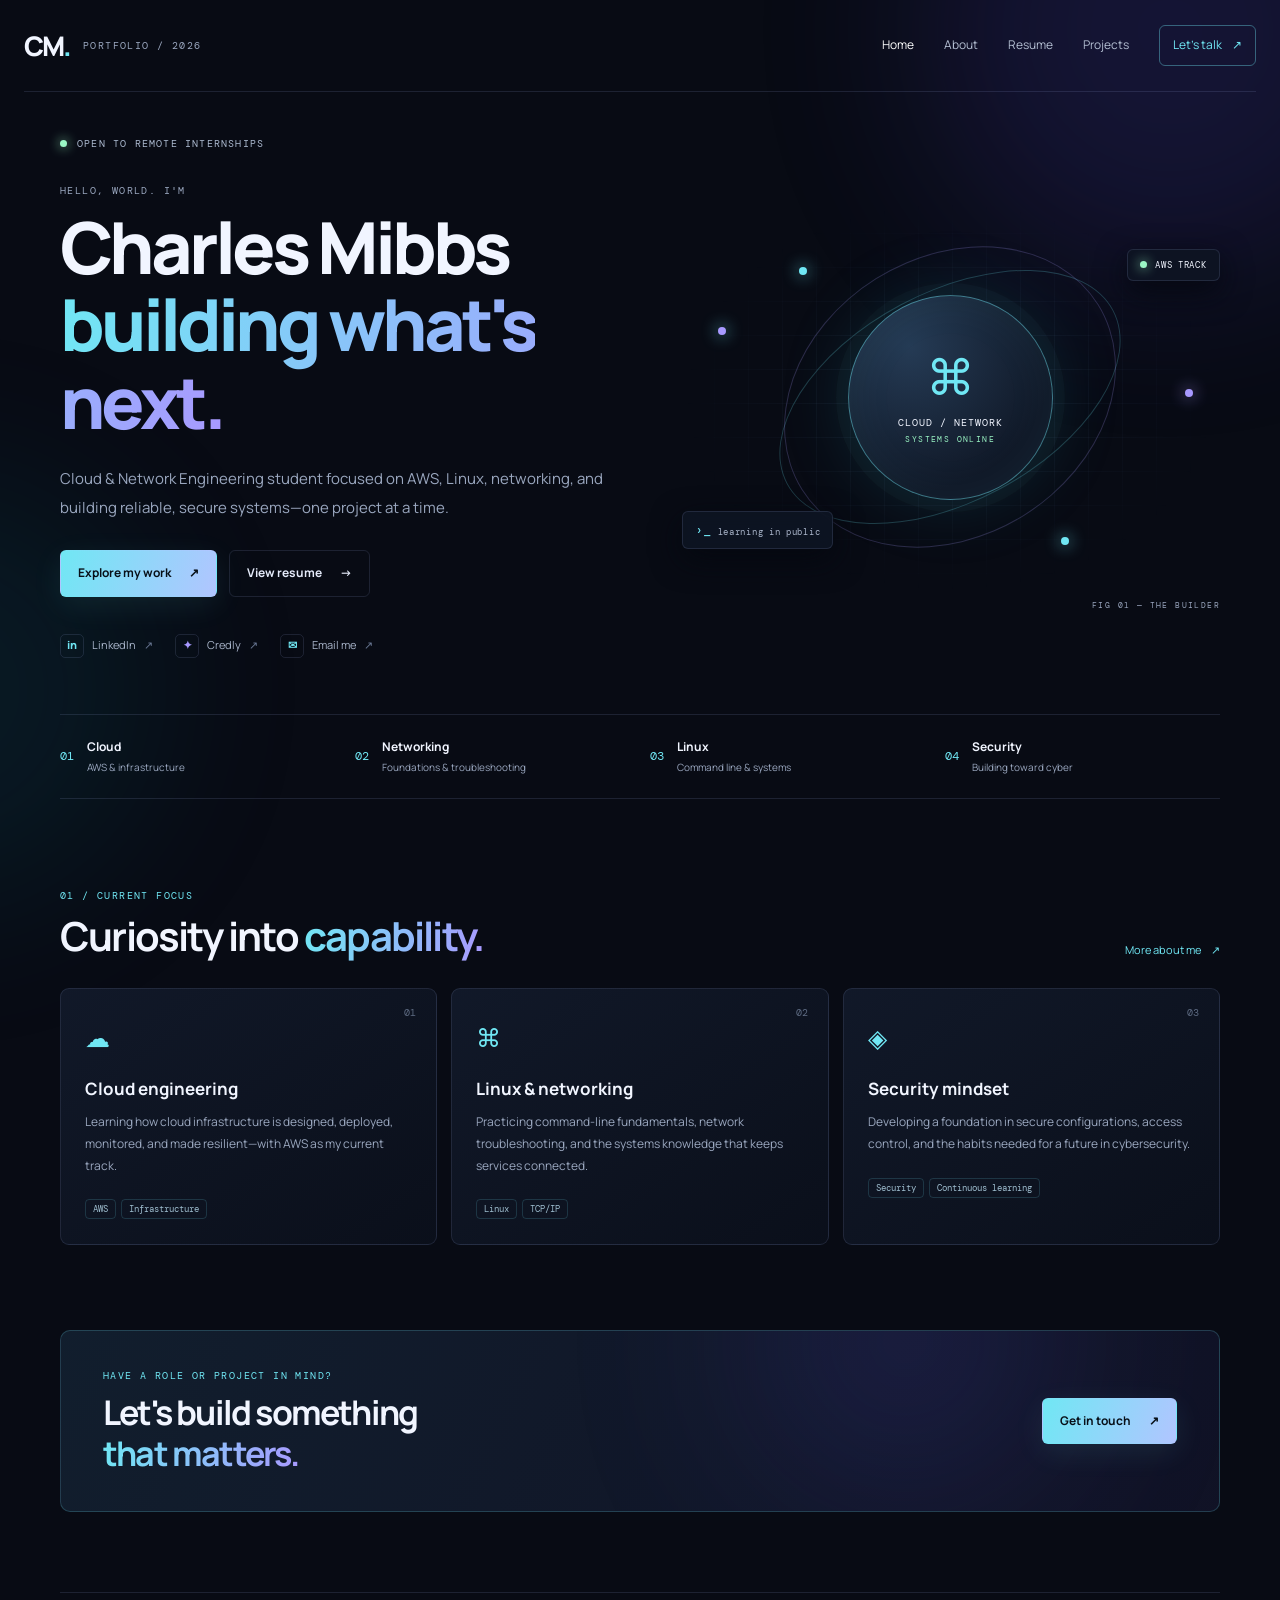
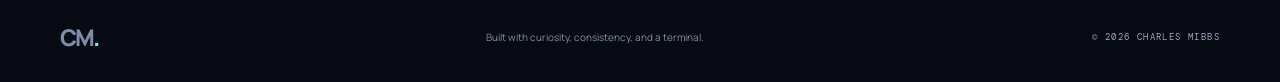
<file: index.html>
<!doctype html>
<html lang="en">
<head>
  <meta charset="utf-8">
  <meta name="viewport" content="width=device-width, initial-scale=1">
  <meta name="description" content="Personal portfolio of a Cloud and Network Engineering student focused on AWS, Linux, networking, and cybersecurity.">
  <title>Charles Mibbs | Cloud & Network Engineering</title>
  <link rel="preconnect" href="https://fonts.googleapis.com">
  <link rel="preconnect" href="https://fonts.gstatic.com" crossorigin>
  <link href="https://fonts.googleapis.com/css2?family=DM+Mono:wght@400;500&family=Manrope:wght@400;500;600;700;800&display=swap" rel="stylesheet">
  <link rel="stylesheet" href="styles.css">
  <script src="config.js" defer></script>
  <script src="script.js" defer></script>
</head>
<body>
  <div class="ambient ambient-one"></div><div class="ambient ambient-two"></div>
  <header class="site-header">
    <a class="brand" href="index.html" aria-label="Home"><span class="brand-mark">CM<span>.</span></span><span class="brand-caption">PORTFOLIO / 2026</span></a>
    <button class="menu-toggle" aria-label="Open navigation" aria-expanded="false">☰</button>
    <nav class="nav-links" aria-label="Main navigation">
      <a class="active" href="index.html">Home</a><a href="about.html">About</a><a href="resume.html">Resume</a><a href="portfolio.html">Projects</a>
      <a class="nav-contact" data-email-link href="mailto:mibbsc0311@icloud.com">Let's talk <span>↗</span></a>
    </nav>
  </header>
  <main>
    <section class="hero page-wrap">
      <div class="hero-copy">
        <div class="eyebrow"><span class="status-dot"></span> OPEN TO REMOTE INTERNSHIPS</div>
        <p class="mono hero-kicker">HELLO, WORLD. I'M</p>
        <h1><span data-name>Charles Mibbs</span><br><span class="gradient-text">building what's next.</span></h1>
        <p class="hero-description">Cloud & Network Engineering student focused on AWS, Linux, networking, and building reliable, secure systems—one project at a time.</p>
        <div class="hero-actions">
          <a class="button button-primary" href="portfolio.html">Explore my work <span>↗</span></a>
          <a class="button button-quiet" href="resume.html">View resume <span>→</span></a>
        </div>
        <div class="social-row">
          <a data-linkedin href="#" target="_blank" rel="noreferrer"><span class="social-icon">in</span> LinkedIn <span class="external">↗</span></a>
          <a data-credly href="#" target="_blank" rel="noreferrer"><span class="social-icon badge-icon">✦</span> Credly <span class="external">↗</span></a>
          <a data-email-link href="mailto:mibbsc0311@icloud.com"><span class="social-icon">✉</span> Email me <span class="external">↗</span></a>
        </div>
      </div>
      <div class="hero-visual" aria-label="Decorative cloud and network illustration">
        <div class="visual-grid"></div>
        <div class="orbit orbit-a"></div><div class="orbit orbit-b"></div>
        <div class="node node-a"></div><div class="node node-b"></div><div class="node node-c"></div><div class="node node-d"></div>
        <div class="cloud-core"><div class="cloud-symbol">⌘</div><div class="cloud-label">CLOUD / NETWORK</div><div class="cloud-sub">SYSTEMS ONLINE</div></div>
        <div class="floating-chip chip-top"><span class="chip-dot"></span> AWS TRACK</div>
        <div class="floating-chip chip-bottom"><span class="chip-prompt">›_</span> learning in public</div>
        <div class="visual-index mono">FIG 01 — THE BUILDER</div>
      </div>
    </section>
    <section class="page-wrap proof-strip">
      <div><span class="proof-number">01</span><span><strong>Cloud</strong><small>AWS & infrastructure</small></span></div>
      <div><span class="proof-number">02</span><span><strong>Networking</strong><small>Foundations & troubleshooting</small></span></div>
      <div><span class="proof-number">03</span><span><strong>Linux</strong><small>Command line & systems</small></span></div>
      <div><span class="proof-number">04</span><span><strong>Security</strong><small>Building toward cyber</small></span></div>
    </section>
    <section class="page-wrap section-block">
      <div class="section-heading"><div><p class="mono section-label">01 / CURRENT FOCUS</p><h2>Curiosity into <span class="gradient-text">capability.</span></h2></div><a class="text-link" href="about.html">More about me <span>↗</span></a></div>
      <div class="focus-grid">
        <article class="focus-card"><div class="card-number">01</div><div class="card-icon">☁</div><h3>Cloud engineering</h3><p>Learning how cloud infrastructure is designed, deployed, monitored, and made resilient—with AWS as my current track.</p><span class="tag">AWS</span><span class="tag">Infrastructure</span></article>
        <article class="focus-card"><div class="card-number">02</div><div class="card-icon">⌘</div><h3>Linux & networking</h3><p>Practicing command-line fundamentals, network troubleshooting, and the systems knowledge that keeps services connected.</p><span class="tag">Linux</span><span class="tag">TCP/IP</span></article>
        <article class="focus-card"><div class="card-number">03</div><div class="card-icon">◈</div><h3>Security mindset</h3><p>Developing a foundation in secure configurations, access control, and the habits needed for a future in cybersecurity.</p><span class="tag">Security</span><span class="tag">Continuous learning</span></article>
      </div>
    </section>
    <section class="page-wrap callout">
      <div><p class="mono section-label">HAVE A ROLE OR PROJECT IN MIND?</p><h2>Let's build something<br><span class="gradient-text">that matters.</span></h2></div>
      <a class="button button-primary" data-email-link href="mailto:mibbsc0311@icloud.com">Get in touch <span>↗</span></a>
      <div class="callout-glow"></div>
    </section>
  </main>
  <footer class="site-footer page-wrap"><a class="footer-brand" href="index.html">CM<span>.</span></a><span>Built with curiosity, consistency, and a terminal.</span><span class="mono">© <span data-year></span> CHARLES MIBBS</span></footer>
</body>
</html>
</file>
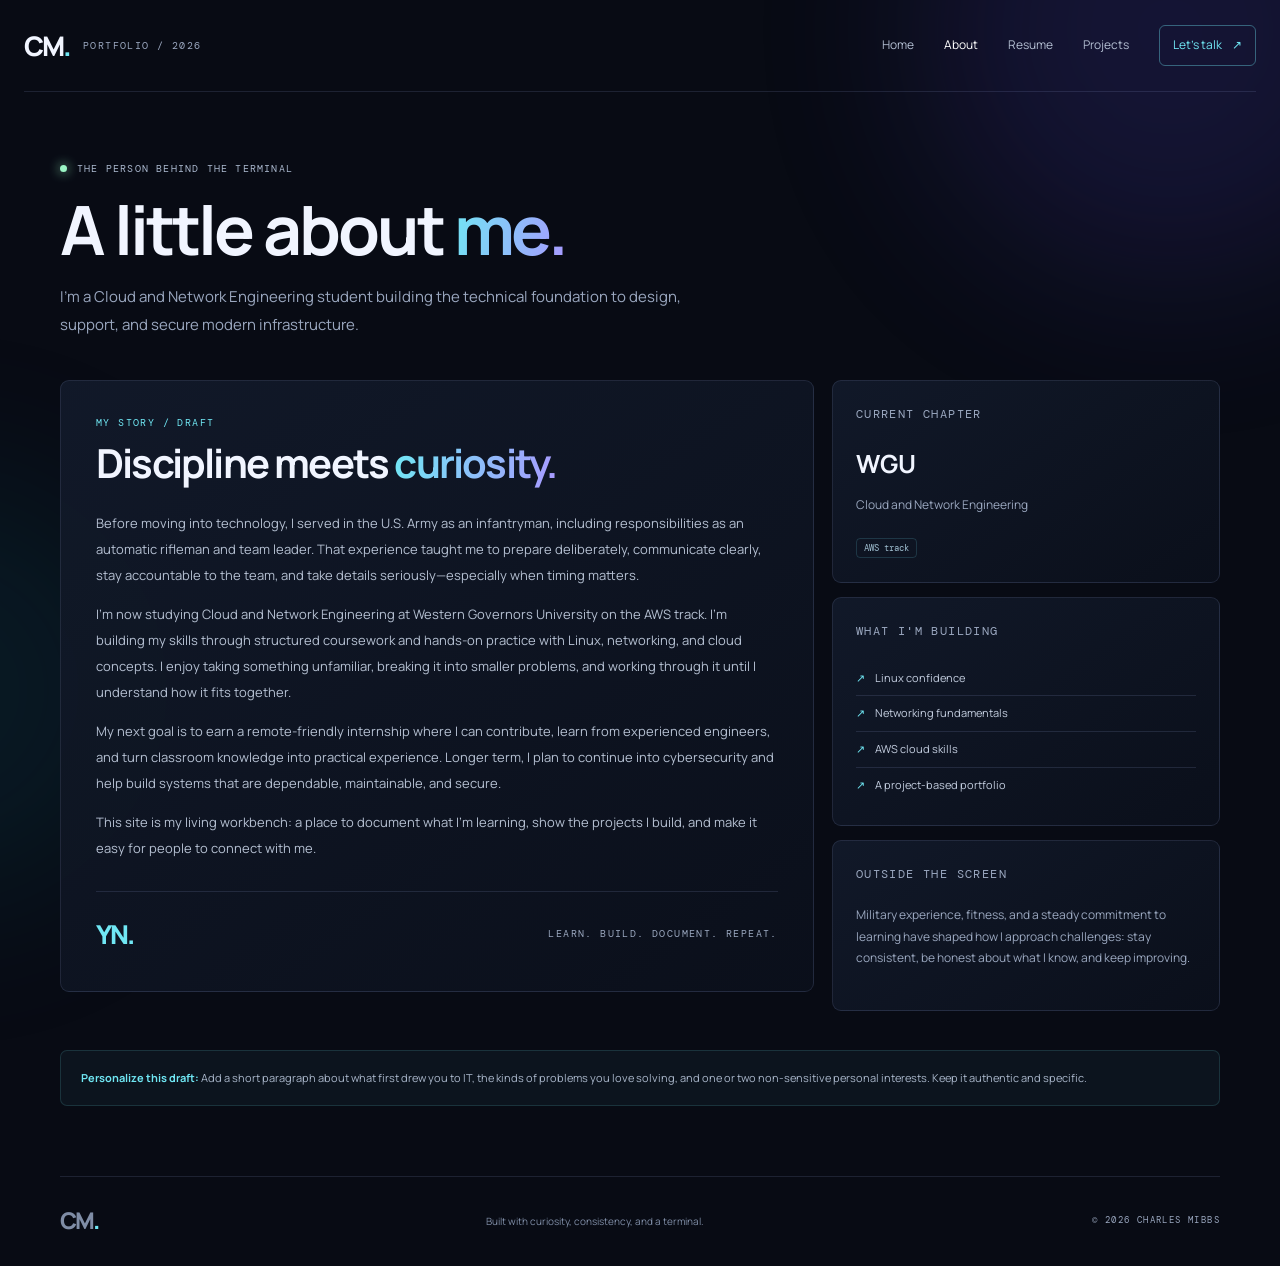
<file: about.html>
<!doctype html>
<html lang="en">
<head>
  <meta charset="utf-8"><meta name="viewport" content="width=device-width, initial-scale=1">
  <meta name="description" content="About the person behind the portfolio.">
  <title>About | Charles Mibbs</title>
  <link rel="preconnect" href="https://fonts.googleapis.com"><link rel="preconnect" href="https://fonts.gstatic.com" crossorigin>
  <link href="https://fonts.googleapis.com/css2?family=DM+Mono:wght@400;500&family=Manrope:wght@400;500;600;700;800&display=swap" rel="stylesheet">
  <link rel="stylesheet" href="styles.css"><script src="config.js" defer></script><script src="script.js" defer></script>
</head>
<body>
  <div class="ambient ambient-one"></div><div class="ambient ambient-two"></div>
  <header class="site-header"><a class="brand" href="index.html"><span class="brand-mark">CM<span>.</span></span><span class="brand-caption">PORTFOLIO / 2026</span></a><button class="menu-toggle" aria-label="Open navigation" aria-expanded="false">☰</button><nav class="nav-links"><a href="index.html">Home</a><a class="active" href="about.html">About</a><a href="resume.html">Resume</a><a href="portfolio.html">Projects</a><a class="nav-contact" data-email-link href="mailto:mibbsc0311@icloud.com">Let's talk <span>↗</span></a></nav></header>
  <main class="page-wrap inner-page">
    <div class="eyebrow"><span class="status-dot"></span> THE PERSON BEHIND THE TERMINAL</div>
    <h1 class="page-title">A little about <span class="gradient-text">me.</span></h1>
    <p class="page-lede">I’m a Cloud and Network Engineering student building the technical foundation to design, support, and secure modern infrastructure.</p>
    <div class="about-layout">
      <section class="about-main panel">
        <p class="mono section-label">MY STORY / DRAFT</p>
        <h2>Discipline meets <span class="gradient-text">curiosity.</span></h2>
        <p>Before moving into technology, I served in the U.S. Army as an infantryman, including responsibilities as an automatic rifleman and team leader. That experience taught me to prepare deliberately, communicate clearly, stay accountable to the team, and take details seriously—especially when timing matters.</p>
        <p>I’m now studying Cloud and Network Engineering at Western Governors University on the AWS track. I’m building my skills through structured coursework and hands-on practice with Linux, networking, and cloud concepts. I enjoy taking something unfamiliar, breaking it into smaller problems, and working through it until I understand how it fits together.</p>
        <p>My next goal is to earn a remote-friendly internship where I can contribute, learn from experienced engineers, and turn classroom knowledge into practical experience. Longer term, I plan to continue into cybersecurity and help build systems that are dependable, maintainable, and secure.</p>
        <p>This site is my living workbench: a place to document what I’m learning, show the projects I build, and make it easy for people to connect with me.</p>
        <div class="signature-line"><span class="signature-mark">YN.</span><span class="mono">LEARN. BUILD. DOCUMENT. REPEAT.</span></div>
      </section>
      <aside class="about-side">
        <div class="side-card"><p class="mono section-label">CURRENT CHAPTER</p><h3>WGU</h3><p>Cloud and Network Engineering</p><span class="tag">AWS track</span></div>
        <div class="side-card"><p class="mono section-label">WHAT I'M BUILDING</p><ul class="clean-list"><li><span>↗</span> Linux confidence</li><li><span>↗</span> Networking fundamentals</li><li><span>↗</span> AWS cloud skills</li><li><span>↗</span> A project-based portfolio</li></ul></div>
        <div class="side-card"><p class="mono section-label">OUTSIDE THE SCREEN</p><p>Military experience, fitness, and a steady commitment to learning have shaped how I approach challenges: stay consistent, be honest about what I know, and keep improving.</p></div>
      </aside>
    </div>
    <div class="note-box"><strong>Personalize this draft:</strong> Add a short paragraph about what first drew you to IT, the kinds of problems you love solving, and one or two non-sensitive personal interests. Keep it authentic and specific.</div>
  </main>
  <footer class="site-footer page-wrap"><a class="footer-brand" href="index.html">CM<span>.</span></a><span>Built with curiosity, consistency, and a terminal.</span><span class="mono">© <span data-year></span> CHARLES MIBBS</span></footer>
</body>
</html>
</file>
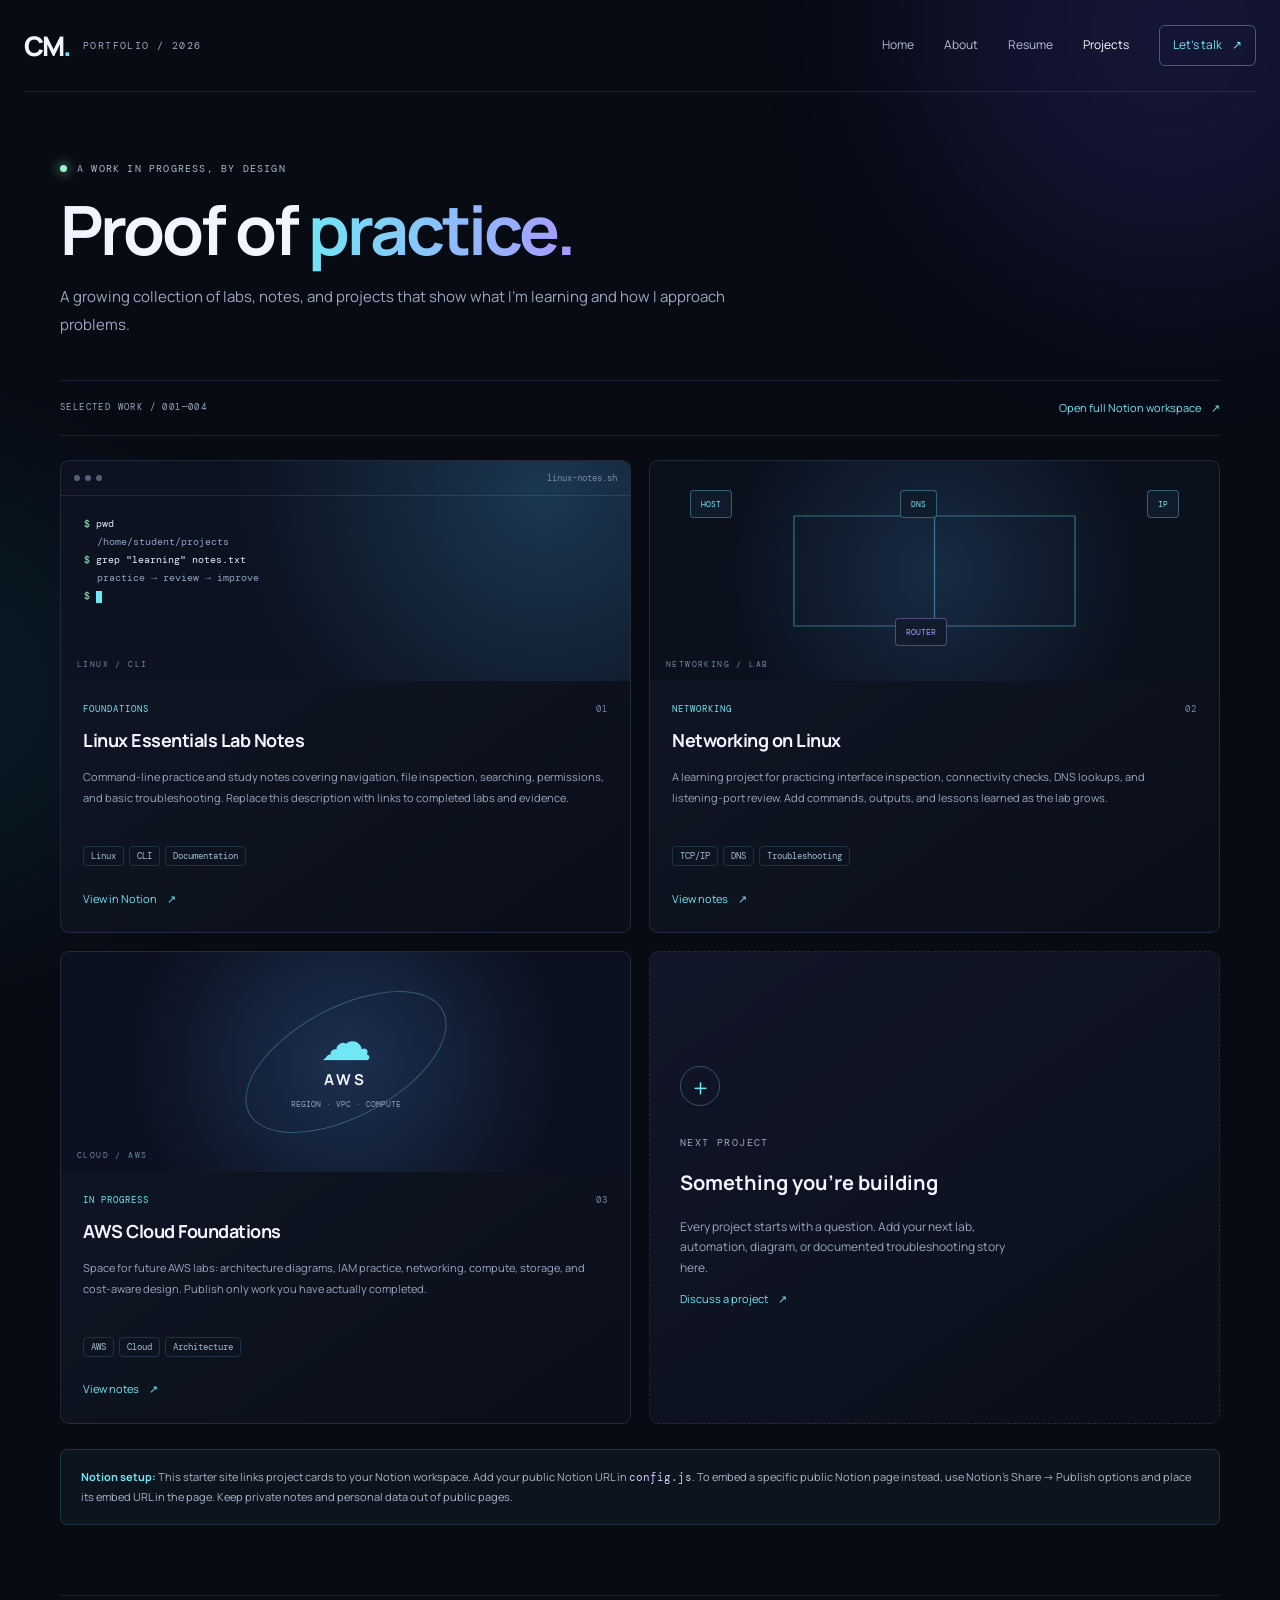
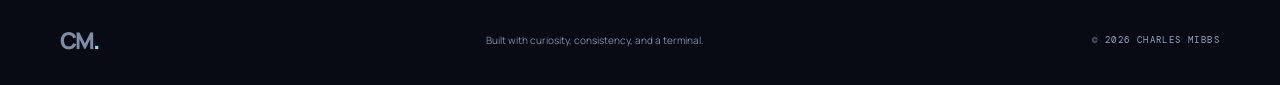
<file: portfolio.html>
<!doctype html>
<html lang="en">
<head>
  <meta charset="utf-8"><meta name="viewport" content="width=device-width, initial-scale=1">
  <meta name="description" content="Projects and technical learning portfolio.">
  <title>Projects | Charles Mibbs</title>
  <link rel="preconnect" href="https://fonts.googleapis.com"><link rel="preconnect" href="https://fonts.gstatic.com" crossorigin>
  <link href="https://fonts.googleapis.com/css2?family=DM+Mono:wght@400;500&family=Manrope:wght@400;500;600;700;800&display=swap" rel="stylesheet">
  <link rel="stylesheet" href="styles.css"><script src="config.js" defer></script><script src="script.js" defer></script>
</head>
<body>
  <div class="ambient ambient-one"></div><div class="ambient ambient-two"></div>
  <header class="site-header"><a class="brand" href="index.html"><span class="brand-mark">CM<span>.</span></span><span class="brand-caption">PORTFOLIO / 2026</span></a><button class="menu-toggle" aria-label="Open navigation" aria-expanded="false">☰</button><nav class="nav-links"><a href="index.html">Home</a><a href="about.html">About</a><a href="resume.html">Resume</a><a class="active" href="portfolio.html">Projects</a><a class="nav-contact" data-email-link href="mailto:mibbsc0311@icloud.com">Let's talk <span>↗</span></a></nav></header>
  <main class="page-wrap inner-page">
    <div class="eyebrow"><span class="status-dot"></span> A WORK IN PROGRESS, BY DESIGN</div>
    <h1 class="page-title">Proof of <span class="gradient-text">practice.</span></h1>
    <p class="page-lede">A growing collection of labs, notes, and projects that show what I’m learning and how I approach problems.</p>
    <div class="portfolio-toolbar"><span class="mono">SELECTED WORK / 001—004</span><a class="text-link" data-notion href="#" target="_blank" rel="noreferrer">Open full Notion workspace <span>↗</span></a></div>
    <section class="project-grid">
      <article class="project-card project-featured"><div class="project-visual terminal-visual"><div class="terminal-bar"><span></span><span></span><span></span><b>linux-notes.sh</b></div><div class="terminal-content"><p><span>$</span> pwd</p><p class="terminal-output">/home/student/projects</p><p><span>$</span> grep "learning" notes.txt</p><p class="terminal-output">practice → review → improve</p><p><span>$</span> <i class="cursor"></i></p></div><span class="visual-label">LINUX / CLI</span></div><div class="project-body"><div class="project-meta"><span>FOUNDATIONS</span><span>01</span></div><h2>Linux Essentials Lab Notes</h2><p>Command-line practice and study notes covering navigation, file inspection, searching, permissions, and basic troubleshooting. Replace this description with links to completed labs and evidence.</p><div class="tag-row"><span class="tag">Linux</span><span class="tag">CLI</span><span class="tag">Documentation</span></div><a class="project-link" data-notion href="#" target="_blank" rel="noreferrer">View in Notion <span>↗</span></a></div></article>
      <article class="project-card"><div class="project-visual network-visual"><div class="network-node n1">HOST</div><div class="network-node n2">DNS</div><div class="network-node n3">IP</div><div class="network-node n4">ROUTER</div><svg viewBox="0 0 340 180" aria-hidden="true"><path d="M55 45 L170 45 L285 45 M170 45 L170 135 M55 45 L55 135 L170 135 L285 135 L285 45" /></svg><span class="visual-label">NETWORKING / LAB</span></div><div class="project-body"><div class="project-meta"><span>NETWORKING</span><span>02</span></div><h2>Networking on Linux</h2><p>A learning project for practicing interface inspection, connectivity checks, DNS lookups, and listening-port review. Add commands, outputs, and lessons learned as the lab grows.</p><div class="tag-row"><span class="tag">TCP/IP</span><span class="tag">DNS</span><span class="tag">Troubleshooting</span></div><a class="project-link" data-notion href="#" target="_blank" rel="noreferrer">View notes <span>↗</span></a></div></article>
      <article class="project-card"><div class="project-visual cloud-visual"><div class="cloud-stack"><span>☁</span><b>AWS</b><small>REGION · VPC · COMPUTE</small></div><div class="cloud-ring"></div><span class="visual-label">CLOUD / AWS</span></div><div class="project-body"><div class="project-meta"><span>IN PROGRESS</span><span>03</span></div><h2>AWS Cloud Foundations</h2><p>Space for future AWS labs: architecture diagrams, IAM practice, networking, compute, storage, and cost-aware design. Publish only work you have actually completed.</p><div class="tag-row"><span class="tag">AWS</span><span class="tag">Cloud</span><span class="tag">Architecture</span></div><a class="project-link" data-notion href="#" target="_blank" rel="noreferrer">View notes <span>↗</span></a></div></article>
      <article class="project-card project-add"><div class="add-symbol">＋</div><p class="mono">NEXT PROJECT</p><h2>Something you're building</h2><p>Every project starts with a question. Add your next lab, automation, diagram, or documented troubleshooting story here.</p><a class="text-link" data-email-link href="mailto:mibbsc0311@icloud.com">Discuss a project <span>↗</span></a></article>
    </section>
    <div class="note-box"><strong>Notion setup:</strong> This starter site links project cards to your Notion workspace. Add your public Notion URL in <code>config.js</code>. To embed a specific public Notion page instead, use Notion’s Share → Publish options and place its embed URL in the page. Keep private notes and personal data out of public pages.</div>
  </main>
  <footer class="site-footer page-wrap"><a class="footer-brand" href="index.html">CM<span>.</span></a><span>Built with curiosity, consistency, and a terminal.</span><span class="mono">© <span data-year></span> CHARLES MIBBS</span></footer>
</body>
</html>
</file>
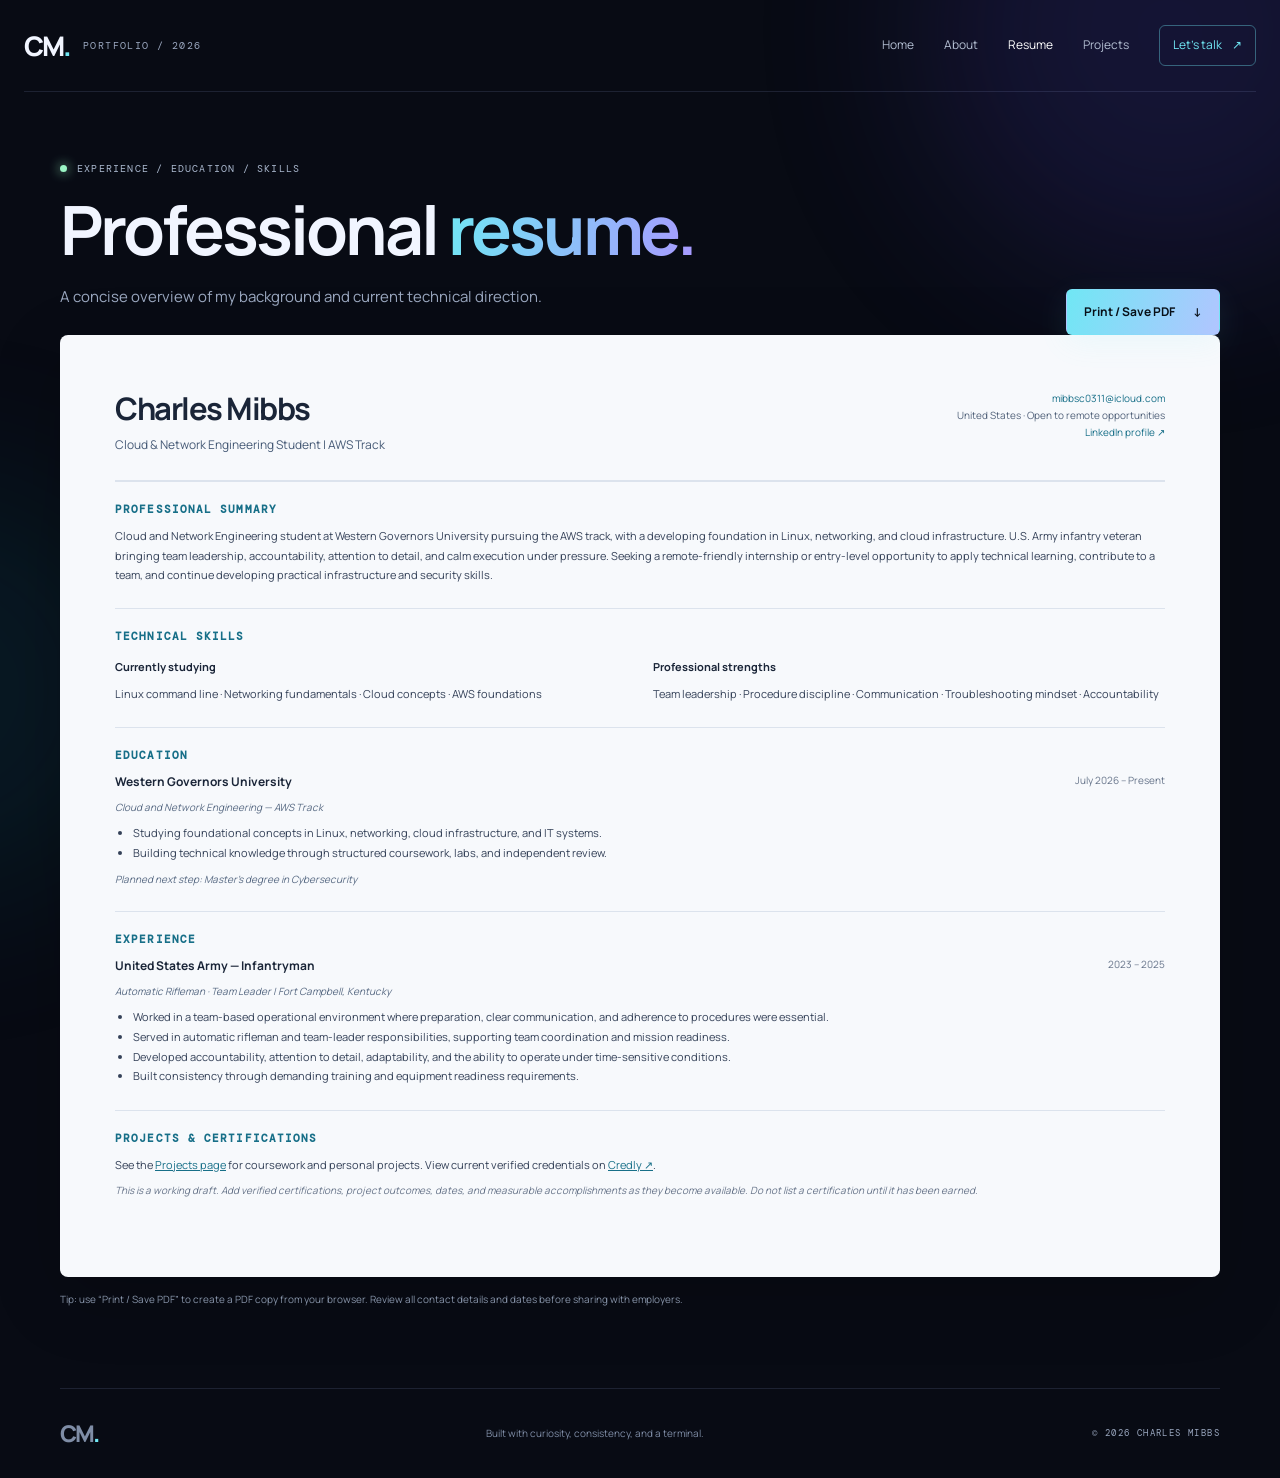
<file: resume.html>
<!doctype html>
<html lang="en">
<head>
  <meta charset="utf-8"><meta name="viewport" content="width=device-width, initial-scale=1">
  <meta name="description" content="Professional resume of a Cloud and Network Engineering student.">
  <title>Resume | Charles Mibbs</title>
  <link rel="preconnect" href="https://fonts.googleapis.com"><link rel="preconnect" href="https://fonts.gstatic.com" crossorigin>
  <link href="https://fonts.googleapis.com/css2?family=DM+Mono:wght@400;500&family=Manrope:wght@400;500;600;700;800&display=swap" rel="stylesheet">
  <link rel="stylesheet" href="styles.css"><script src="config.js" defer></script><script src="script.js" defer></script>
</head>
<body>
  <div class="ambient ambient-one"></div><div class="ambient ambient-two"></div>
  <header class="site-header"><a class="brand" href="index.html"><span class="brand-mark">CM<span>.</span></span><span class="brand-caption">PORTFOLIO / 2026</span></a><button class="menu-toggle" aria-label="Open navigation" aria-expanded="false">☰</button><nav class="nav-links"><a href="index.html">Home</a><a href="about.html">About</a><a class="active" href="resume.html">Resume</a><a href="portfolio.html">Projects</a><a class="nav-contact" data-email-link href="mailto:mibbsc0311@icloud.com">Let's talk <span>↗</span></a></nav></header>
  <main class="page-wrap inner-page">
    <div class="resume-top"><div><div class="eyebrow"><span class="status-dot"></span> EXPERIENCE / EDUCATION / SKILLS</div><h1 class="page-title">Professional <span class="gradient-text">resume.</span></h1><p class="page-lede">A concise overview of my background and current technical direction.</p></div><button class="button button-primary no-print" onclick="window.print()">Print / Save PDF <span>↓</span></button></div>
    <article class="resume-sheet">
      <div class="resume-header"><div><h2 data-name>Charles Mibbs</h2><p class="resume-role">Cloud & Network Engineering Student | AWS Track</p></div><div class="resume-contact"><a data-email-link href="mailto:mibbsc0311@icloud.com">mibbsc0311@icloud.com</a><span>United States · Open to remote opportunities</span><a data-linkedin href="#" target="_blank" rel="noreferrer">LinkedIn profile ↗</a></div></div>
      <section class="resume-section"><h3>Professional Summary</h3><p>Cloud and Network Engineering student at Western Governors University pursuing the AWS track, with a developing foundation in Linux, networking, and cloud infrastructure. U.S. Army infantry veteran bringing team leadership, accountability, attention to detail, and calm execution under pressure. Seeking a remote-friendly internship or entry-level opportunity to apply technical learning, contribute to a team, and continue developing practical infrastructure and security skills.</p></section>
      <section class="resume-section"><h3>Technical Skills</h3><div class="skill-columns"><div><strong>Currently studying</strong><p>Linux command line · Networking fundamentals · Cloud concepts · AWS foundations</p></div><div><strong>Professional strengths</strong><p>Team leadership · Procedure discipline · Communication · Troubleshooting mindset · Accountability</p></div></div></section>
      <section class="resume-section"><h3>Education</h3><div class="resume-entry"><div class="entry-heading"><strong>Western Governors University</strong><span>July 2026 – Present</span></div><p class="entry-subtitle">Cloud and Network Engineering — AWS Track</p><ul><li>Studying foundational concepts in Linux, networking, cloud infrastructure, and IT systems.</li><li>Building technical knowledge through structured coursework, labs, and independent review.</li></ul><p class="entry-subtitle">Planned next step: Master's degree in Cybersecurity</p></div></section>
      <section class="resume-section"><h3>Experience</h3><div class="resume-entry"><div class="entry-heading"><strong>United States Army — Infantryman</strong><span>2023 – 2025</span></div><p class="entry-subtitle">Automatic Rifleman · Team Leader | Fort Campbell, Kentucky</p><ul><li>Worked in a team-based operational environment where preparation, clear communication, and adherence to procedures were essential.</li><li>Served in automatic rifleman and team-leader responsibilities, supporting team coordination and mission readiness.</li><li>Developed accountability, attention to detail, adaptability, and the ability to operate under time-sensitive conditions.</li><li>Built consistency through demanding training and equipment readiness requirements.</li></ul></div></section>
      <section class="resume-section"><h3>Projects & Certifications</h3><p>See the <a class="inline-link" href="portfolio.html">Projects page</a> for coursework and personal projects. View current verified credentials on <a class="inline-link" data-credly href="#" target="_blank" rel="noreferrer">Credly ↗</a>.</p><p class="resume-caveat">This is a working draft. Add verified certifications, project outcomes, dates, and measurable accomplishments as they become available. Do not list a certification until it has been earned.</p></section>
    </article>
    <p class="small-muted">Tip: use “Print / Save PDF” to create a PDF copy from your browser. Review all contact details and dates before sharing with employers.</p>
  </main>
  <footer class="site-footer page-wrap"><a class="footer-brand" href="index.html">CM<span>.</span></a><span>Built with curiosity, consistency, and a terminal.</span><span class="mono">© <span data-year></span> CHARLES MIBBS</span></footer>
</body>
</html>
</file>
<file: styles.css>
/* Portfolio starter — responsive, accessible, no build step required. */
:root{--bg:#080b14;--panel:#101522;--panel-2:#121a2a;--line:rgba(174,194,255,.13);--text:#f1f5ff;--muted:#9aa7bf;--cyan:#70e7f4;--violet:#a899ff;--green:#9bf6c5;--font:"Manrope",sans-serif;--mono:"DM Mono",monospace}
*{box-sizing:border-box}html{scroll-behavior:smooth}body{margin:0;background:var(--bg);color:var(--text);font-family:var(--font);font-size:15px;line-height:1.7;overflow-x:hidden}a{color:inherit;text-decoration:none}button{font:inherit}.ambient{position:fixed;z-index:-2;pointer-events:none;filter:blur(90px);opacity:.18;border-radius:50%}.ambient-one{width:500px;height:500px;background:#5140c6;top:-220px;right:-140px}.ambient-two{width:420px;height:420px;background:#0b879c;bottom:0;left:-270px;opacity:.12}.page-wrap{width:min(1160px,calc(100% - 48px));margin-inline:auto}.site-header{width:min(1280px,calc(100% - 48px));margin:auto;min-height:92px;display:flex;align-items:center;justify-content:space-between;border-bottom:1px solid var(--line);position:relative;z-index:5}.brand{display:flex;align-items:center;gap:13px}.brand-mark,.footer-brand{font-size:27px;font-weight:800;letter-spacing:-2px}.brand-mark span,.footer-brand span{color:var(--cyan)}.brand-caption,.mono{font-family:var(--mono);font-size:10px;letter-spacing:1.4px;color:var(--muted)}.nav-links{display:flex;align-items:center;gap:30px}.nav-links>a{font-size:12px;color:#b4bfd3;transition:color .2s}.nav-links>a:hover,.nav-links>a.active{color:#fff}.nav-links .nav-contact{border:1px solid rgba(112,231,244,.38);border-radius:6px;padding:9px 13px;color:var(--cyan)}.nav-contact span{margin-left:8px}.menu-toggle{display:none;background:none;border:0;color:white;font-size:24px}.hero{min-height:590px;display:grid;grid-template-columns:1.04fr .96fr;align-items:center;gap:36px;padding-top:45px;padding-bottom:56px}.eyebrow{display:flex;align-items:center;gap:10px;font:10px var(--mono);letter-spacing:1.2px;color:#aab8ce}.status-dot,.chip-dot{width:7px;height:7px;border-radius:50%;background:var(--green);box-shadow:0 0 12px #9bf6c5}.hero-kicker{margin:32px 0 10px}.hero h1{font-size:clamp(43px,5.6vw,74px);line-height:1.08;letter-spacing:-4px;margin:0;font-weight:800}.gradient-text{background:linear-gradient(100deg,var(--cyan),var(--violet));color:transparent;background-clip:text;-webkit-background-clip:text}.hero-description,.page-lede{color:var(--muted);font-size:15px;max-width:570px;line-height:1.9;margin:24px 0 28px}.hero-actions{display:flex;gap:12px;flex-wrap:wrap}.button{display:inline-flex;align-items:center;justify-content:center;gap:18px;padding:12px 17px;border-radius:6px;font-size:12px;font-weight:700;border:1px solid transparent;cursor:pointer;transition:transform .2s,border-color .2s}.button:hover{transform:translateY(-2px)}.button-primary{color:#081018;background:linear-gradient(110deg,var(--cyan),#b1c5ff);box-shadow:0 8px 30px rgba(112,231,244,.09)}.button-quiet{border-color:var(--line);color:#e5ebfa}.social-row{display:flex;flex-wrap:wrap;gap:22px;margin-top:37px}.social-row a{display:flex;align-items:center;gap:8px;font-size:11px;color:#aab6cb}.social-row a:hover{color:var(--cyan)}.social-icon{display:inline-grid;place-items:center;border:1px solid var(--line);border-radius:5px;width:24px;height:24px;color:var(--cyan);font-weight:800}.badge-icon{color:var(--violet)}.external{font-size:11px;color:#697894}.hero-visual{height:440px;position:relative;display:grid;place-items:center;isolation:isolate}.visual-grid{position:absolute;inset:5% 0;background-image:linear-gradient(rgba(125,159,215,.08) 1px,transparent 1px),linear-gradient(90deg,rgba(125,159,215,.08) 1px,transparent 1px);background-size:34px 34px;mask-image:radial-gradient(ellipse,black 15%,transparent 70%);z-index:-1}.orbit{position:absolute;border:1px solid rgba(112,231,244,.22);border-radius:50%;transform:rotate(-28deg)}.orbit-a{width:370px;height:210px}.orbit-b{width:280px;height:350px;transform:rotate(58deg);border-color:rgba(168,153,255,.22)}.cloud-core{width:205px;height:205px;border-radius:50%;display:flex;align-items:center;justify-content:center;flex-direction:column;background:radial-gradient(circle at 30% 25%,#253b55,#101827 70%);border:1px solid rgba(112,231,244,.45);box-shadow:0 0 0 12px rgba(112,231,244,.025),0 0 70px rgba(42,180,207,.17),inset 0 0 50px rgba(112,231,244,.05)}.cloud-symbol{font-size:49px;color:var(--cyan);line-height:1.1}.cloud-label{font:10px var(--mono);letter-spacing:1px;margin-top:12px}.cloud-sub{font:8px var(--mono);letter-spacing:1.4px;color:var(--green);margin-top:5px}.floating-chip{position:absolute;padding:9px 12px;border:1px solid var(--line);background:rgba(14,21,35,.9);backdrop-filter:blur(8px);border-radius:6px;font:9px var(--mono);letter-spacing:.7px;box-shadow:0 10px 30px #050810}.chip-top{top:72px;right:1px;display:flex;align-items:center;gap:8px}.chip-bottom{bottom:68px;left:2px;color:#aab6cb}.chip-prompt{color:var(--cyan);font-size:14px}.node{position:absolute;width:8px;height:8px;border-radius:50%;background:var(--cyan);box-shadow:0 0 16px var(--cyan)}.node-a{top:90px;left:22%}.node-b{top:48%;right:5%;background:var(--violet);box-shadow:0 0 16px var(--violet)}.node-c{bottom:72px;right:28%}.node-d{top:34%;left:7%;background:var(--violet)}.visual-index{position:absolute;right:0;bottom:5px;font-size:8px}.proof-strip{display:grid;grid-template-columns:repeat(4,1fr);border-block:1px solid var(--line);padding:22px 0;gap:20px}.proof-strip>div{display:flex;align-items:center;gap:13px}.proof-number{font:12px var(--mono);color:var(--cyan)}.proof-strip strong,.proof-strip small{display:block}.proof-strip strong{font-size:12px}.proof-strip small{font-size:10px;color:var(--muted);margin-top:2px}.section-block{padding:90px 0 85px}.section-heading{display:flex;align-items:end;justify-content:space-between;gap:20px;margin-bottom:28px}.section-label{font:10px var(--mono);letter-spacing:1.4px;color:var(--cyan);margin:0 0 10px}.section-heading h2,.callout h2,.about-main h2{font-size:clamp(27px,3.4vw,40px);letter-spacing:-1.8px;line-height:1.2;margin:0}.text-link{font-size:11px;color:var(--cyan);white-space:nowrap}.text-link span{margin-left:8px}.focus-grid{display:grid;grid-template-columns:repeat(3,1fr);gap:14px}.focus-card,.side-card,.panel{background:linear-gradient(145deg,rgba(18,26,42,.94),rgba(11,16,27,.94));border:1px solid var(--line);border-radius:9px}.focus-card{padding:24px;position:relative;min-height:245px;overflow:hidden}.card-number{position:absolute;right:20px;top:17px;color:#5e6b83;font:10px var(--mono)}.card-icon{font-size:25px;color:var(--cyan);margin:4px 0 15px}.focus-card h3,.side-card h3{font-size:17px;margin:0 0 8px}.focus-card p,.side-card p{font-size:12px;color:var(--muted);line-height:1.8;margin:0 0 18px}.tag{display:inline-block;border:1px solid rgba(112,231,244,.16);border-radius:4px;padding:3px 7px;margin:4px 5px 0 0;font:9px var(--mono);color:#9fbed0}.callout{position:relative;overflow:hidden;display:flex;align-items:center;justify-content:space-between;gap:25px;padding:38px 42px;margin-bottom:80px;border:1px solid rgba(112,231,244,.2);border-radius:10px;background:linear-gradient(115deg,rgba(18,31,47,.96),rgba(17,19,39,.96))}.callout h2{font-size:34px}.callout .button{position:relative;z-index:1}.callout-glow{position:absolute;right:15%;top:-130px;width:280px;height:280px;border-radius:50%;background:#5750db;filter:blur(110px);opacity:.2}.site-footer{display:flex;align-items:center;justify-content:space-between;gap:20px;min-height:90px;border-top:1px solid var(--line);color:#7f8da6;font-size:10px}.footer-brand{font-size:23px}.site-footer .mono{font-size:9px}.inner-page{padding-top:70px;padding-bottom:70px;min-height:70vh}.page-title{font-size:clamp(42px,5.6vw,68px);letter-spacing:-3px;line-height:1.1;margin:17px 0 12px}.page-lede{max-width:680px;margin:16px 0 40px;font-size:15px}.about-layout{display:grid;grid-template-columns:1.65fr .85fr;gap:18px;align-items:start}.about-main{padding:35px}.about-main h2{margin:10px 0 23px}.about-main>p:not(.section-label){font-size:13px;line-height:2;color:#b5c0d2}.signature-line{border-top:1px solid var(--line);padding-top:20px;margin-top:30px;display:flex;align-items:center;justify-content:space-between}.signature-mark{font-weight:800;font-size:26px;letter-spacing:-2px;color:var(--cyan)}.side-card{padding:23px;margin-bottom:14px}.side-card h3{font-size:25px}.clean-list{list-style:none;padding:0;margin:10px 0 0}.clean-list li{font-size:11px;padding:8px 0;border-bottom:1px solid var(--line);color:#c4cee0}.clean-list li:last-child{border:0}.clean-list span{color:var(--cyan);margin-right:8px}.note-box{padding:17px 20px;margin-top:25px;background:rgba(112,231,244,.045);border:1px solid rgba(112,231,244,.14);border-radius:7px;color:#aab7cb;font-size:11px;line-height:1.8}.note-box strong{color:var(--cyan)}code{font-family:var(--mono);color:#d2caff}.resume-top{display:flex;align-items:end;justify-content:space-between;gap:20px}.resume-top .page-lede{margin-bottom:24px}.resume-sheet{background:#f7f9fc;color:#1a2538;border-radius:8px;padding:clamp(24px,5vw,55px);box-shadow:0 20px 70px rgba(0,0,0,.2)}.resume-header{display:flex;justify-content:space-between;gap:20px;padding-bottom:24px;border-bottom:2px solid #dce3ed}.resume-header h2{font-size:31px;letter-spacing:-1.5px;margin:0;line-height:1.2}.resume-role{color:#465a76;font-size:12px;margin:8px 0 0}.resume-contact{display:flex;flex-direction:column;align-items:flex-end;font-size:10px;color:#52627a;text-align:right}.resume-contact a{color:#176f88}.resume-section{padding:20px 0 17px;border-bottom:1px solid #dce3ed}.resume-section:last-child{border-bottom:0}.resume-section h3{font:700 11px var(--mono);letter-spacing:1.1px;text-transform:uppercase;color:#176f88;margin:0 0 10px}.resume-section p,.resume-section li{font-size:11px;line-height:1.8;color:#344158}.resume-section p{margin:6px 0}.skill-columns{display:grid;grid-template-columns:1fr 1fr;gap:25px}.skill-columns strong{font-size:11px}.skill-columns p{margin-top:5px}.resume-entry{margin-bottom:5px}.entry-heading{display:flex;justify-content:space-between;gap:20px;font-size:12px}.entry-heading span{font-size:10px;color:#66748a;white-space:nowrap}.entry-subtitle{font-size:10px!important;color:#596b84!important;font-style:italic}.resume-section ul{padding-left:18px;margin:7px 0}.resume-caveat{font-size:10px!important;color:#68758a!important;font-style:italic}.inline-link{color:#176f88;text-decoration:underline}.small-muted{font-size:10px;color:#8794a9;margin-top:14px}.portfolio-toolbar{display:flex;align-items:center;justify-content:space-between;gap:15px;padding:18px 0;border-top:1px solid var(--line);border-bottom:1px solid var(--line);margin:15px 0 24px}.portfolio-toolbar .mono{font-size:9px}.project-grid{display:grid;grid-template-columns:repeat(2,1fr);gap:18px}.project-card{border:1px solid var(--line);background:linear-gradient(145deg,rgba(17,24,39,.97),rgba(10,15,26,.97));border-radius:9px;overflow:hidden}.project-visual{height:220px;position:relative;overflow:hidden;background:#0e1928}.visual-label{position:absolute;bottom:12px;left:16px;font:8px var(--mono);letter-spacing:1.4px;color:#7187a4}.terminal-visual{background:radial-gradient(circle at 85% 15%,#1b3750,#0c1220 60%)}.terminal-bar{height:35px;display:flex;align-items:center;gap:5px;padding:0 13px;border-bottom:1px solid var(--line);color:#7e8ba2}.terminal-bar>span{width:6px;height:6px;border-radius:50%;background:#516178}.terminal-bar b{margin-left:auto;font:9px var(--mono)}.terminal-content{font:10px var(--mono);padding:16px 23px;color:#e3ebfa}.terminal-content p{margin:5px 0}.terminal-content p span{color:var(--green)}.terminal-output{color:#8ea4c2!important;padding-left:13px}.cursor{display:inline-block;width:6px;height:12px;background:var(--cyan);vertical-align:middle;animation:blink 1s steps(2) infinite}@keyframes blink{50%{opacity:0}}.network-visual{background:radial-gradient(circle,#182b44,#0a101c 70%)}.network-visual svg{position:absolute;inset:0;width:100%;height:100%;stroke:rgba(112,231,244,.42);stroke-width:1;fill:none}.network-node{position:absolute;z-index:1;padding:8px 10px;border:1px solid rgba(112,231,244,.35);border-radius:4px;background:#101b2c;font:8px var(--mono);color:var(--cyan)}.n1{top:29px;left:7%}.n2{top:29px;left:44%}.n3{top:29px;right:7%}.n4{bottom:35px;left:43%;color:var(--violet);border-color:rgba(168,153,255,.4)}.cloud-visual{display:grid;place-items:center;background:radial-gradient(circle at 50% 50%,#1c3050,#0b1120 70%)}.cloud-stack{z-index:1;display:flex;flex-direction:column;align-items:center}.cloud-stack span{font-size:52px;color:var(--cyan);line-height:1}.cloud-stack b{font-size:15px;letter-spacing:3px}.cloud-stack small{font:8px var(--mono);color:#92a3be;margin-top:7px}.cloud-ring{position:absolute;width:220px;height:110px;border:1px solid rgba(112,231,244,.3);border-radius:50%;transform:rotate(-28deg)}.project-body{padding:22px}.project-meta{display:flex;justify-content:space-between;font:9px var(--mono);letter-spacing:1px;color:#7587a4}.project-meta span:first-child{color:var(--cyan)}.project-body h2{font-size:18px;letter-spacing:-.5px;margin:10px 0}.project-body p{font-size:11px;line-height:1.9;color:var(--muted);min-height:60px}.tag-row{margin:14px 0}.project-link{display:inline-block;margin-top:9px;font-size:11px;color:var(--cyan)}.project-link span{margin-left:8px}.project-add{padding:30px;display:flex;flex-direction:column;align-items:flex-start;justify-content:center;min-height:300px;background:linear-gradient(145deg,rgba(20,26,46,.8),rgba(10,15,26,.95));border-style:dashed}.add-symbol{width:40px;height:40px;border:1px solid rgba(112,231,244,.3);border-radius:50%;display:grid;place-items:center;font-size:23px;color:var(--cyan);margin-bottom:18px}.project-add h2{font-size:20px;margin:5px 0}.project-add p:not(.mono){font-size:12px;color:var(--muted);max-width:330px}.is-placeholder{cursor:pointer}
@media(max-width:850px){.hero{grid-template-columns:1fr;gap:10px;padding-top:65px}.hero-visual{height:370px;max-width:600px;width:100%;margin:auto}.proof-strip{grid-template-columns:repeat(2,1fr)}.about-layout{grid-template-columns:1fr}.about-side{display:grid;grid-template-columns:repeat(2,1fr);gap:14px}.side-card{margin:0}.side-card:last-child{grid-column:1/-1}.nav-links{gap:17px}.nav-links>a{font-size:11px}.project-visual{height:190px}}
@media(max-width:620px){.page-wrap,.site-header{width:calc(100% - 34px)}.site-header{min-height:75px}.brand-caption{display:none}.menu-toggle{display:block}.nav-links{display:none;position:absolute;top:74px;left:0;right:0;padding:18px;background:#0e1422;border:1px solid var(--line);border-radius:8px;flex-direction:column;align-items:stretch;gap:0}.nav-links.nav-open{display:flex}.nav-links>a{padding:12px;font-size:13px}.nav-links .nav-contact{margin-top:8px;text-align:center}.hero{padding-top:50px;min-height:unset}.hero h1{font-size:44px;letter-spacing:-2.5px}.hero-visual{height:320px}.orbit-a{width:300px}.orbit-b{height:280px}.cloud-core{width:165px;height:165px}.cloud-symbol{font-size:40px}.chip-top{right:0;top:40px}.chip-bottom{left:0;bottom:38px}.social-row{gap:13px}.social-row a{font-size:10px}.proof-strip{gap:17px;padding:18px 0}.proof-strip>div{gap:8px}.proof-strip small{font-size:9px}.section-block{padding:65px 0}.section-heading{align-items:start;flex-direction:column}.focus-grid,.project-grid{grid-template-columns:1fr}.focus-card{min-height:unset}.callout{padding:28px 23px;flex-direction:column;align-items:flex-start;margin-bottom:55px}.callout h2{font-size:30px}.site-footer{padding:20px 0;flex-wrap:wrap;justify-content:space-between}.site-footer>span:nth-child(2){order:3;width:100%}.inner-page{padding-top:50px}.page-title{font-size:44px;letter-spacing:-2px}.page-lede{font-size:13px}.about-main{padding:23px}.about-side{grid-template-columns:1fr}.side-card:last-child{grid-column:auto}.resume-top{align-items:flex-start;flex-direction:column}.resume-sheet{padding:22px 18px}.resume-header{flex-direction:column}.resume-contact{align-items:flex-start;text-align:left}.resume-header h2{font-size:27px}.skill-columns{grid-template-columns:1fr;gap:8px}.entry-heading{flex-direction:column;gap:0}.entry-heading span{white-space:normal}.portfolio-toolbar{align-items:flex-start;flex-direction:column}.project-visual{height:210px}}
@media print{body{background:#fff;color:#172033}.ambient,.site-header,.site-footer,.resume-top .button,.no-print,.small-muted{display:none!important}.page-wrap{width:100%;max-width:none}.inner-page{padding:0;margin:0}.page-title,.eyebrow,.page-lede{display:none}.resume-sheet{box-shadow:none;border-radius:0;padding:0;background:#fff}.resume-header{padding-top:0}.resume-section{break-inside:avoid}.resume-section p,.resume-section li{font-size:10pt}.resume-header h2{font-size:25pt}.resume-contact{font-size:9pt}.resume-role{font-size:10pt}}
</file>
